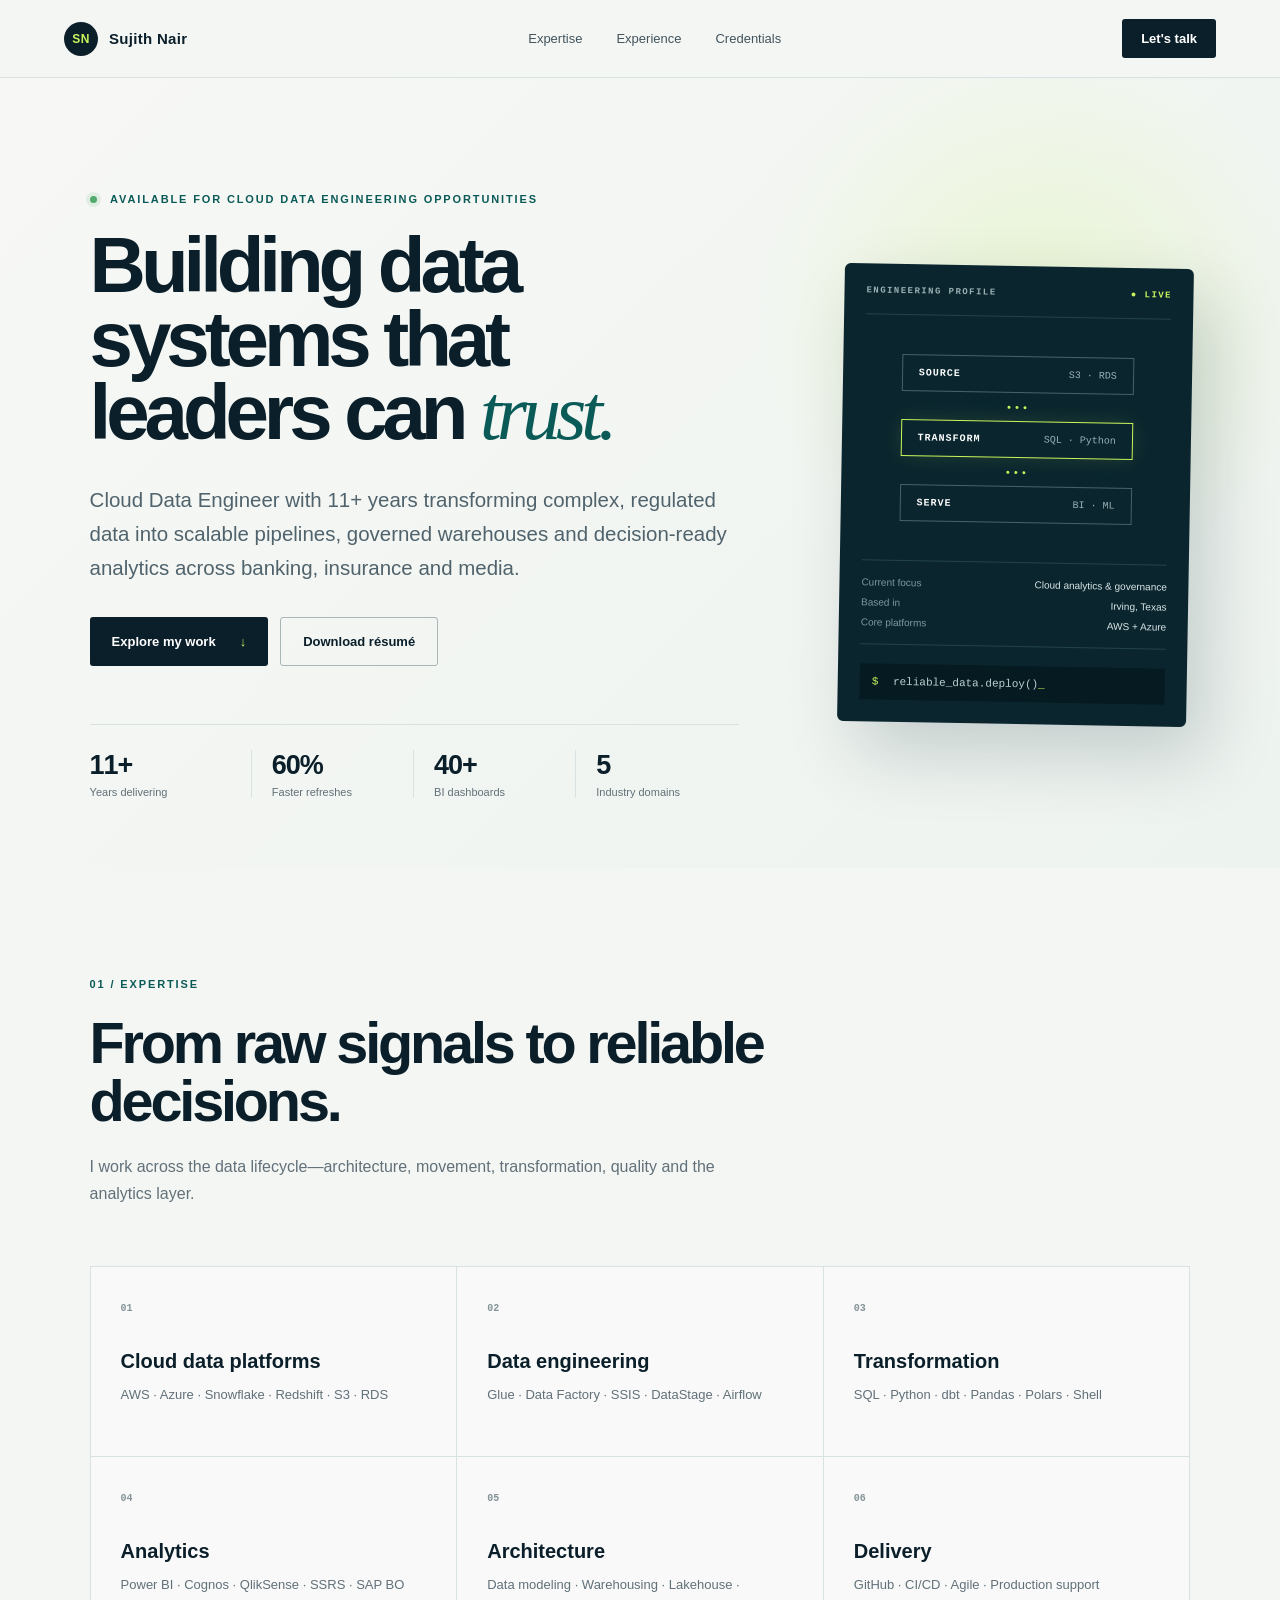
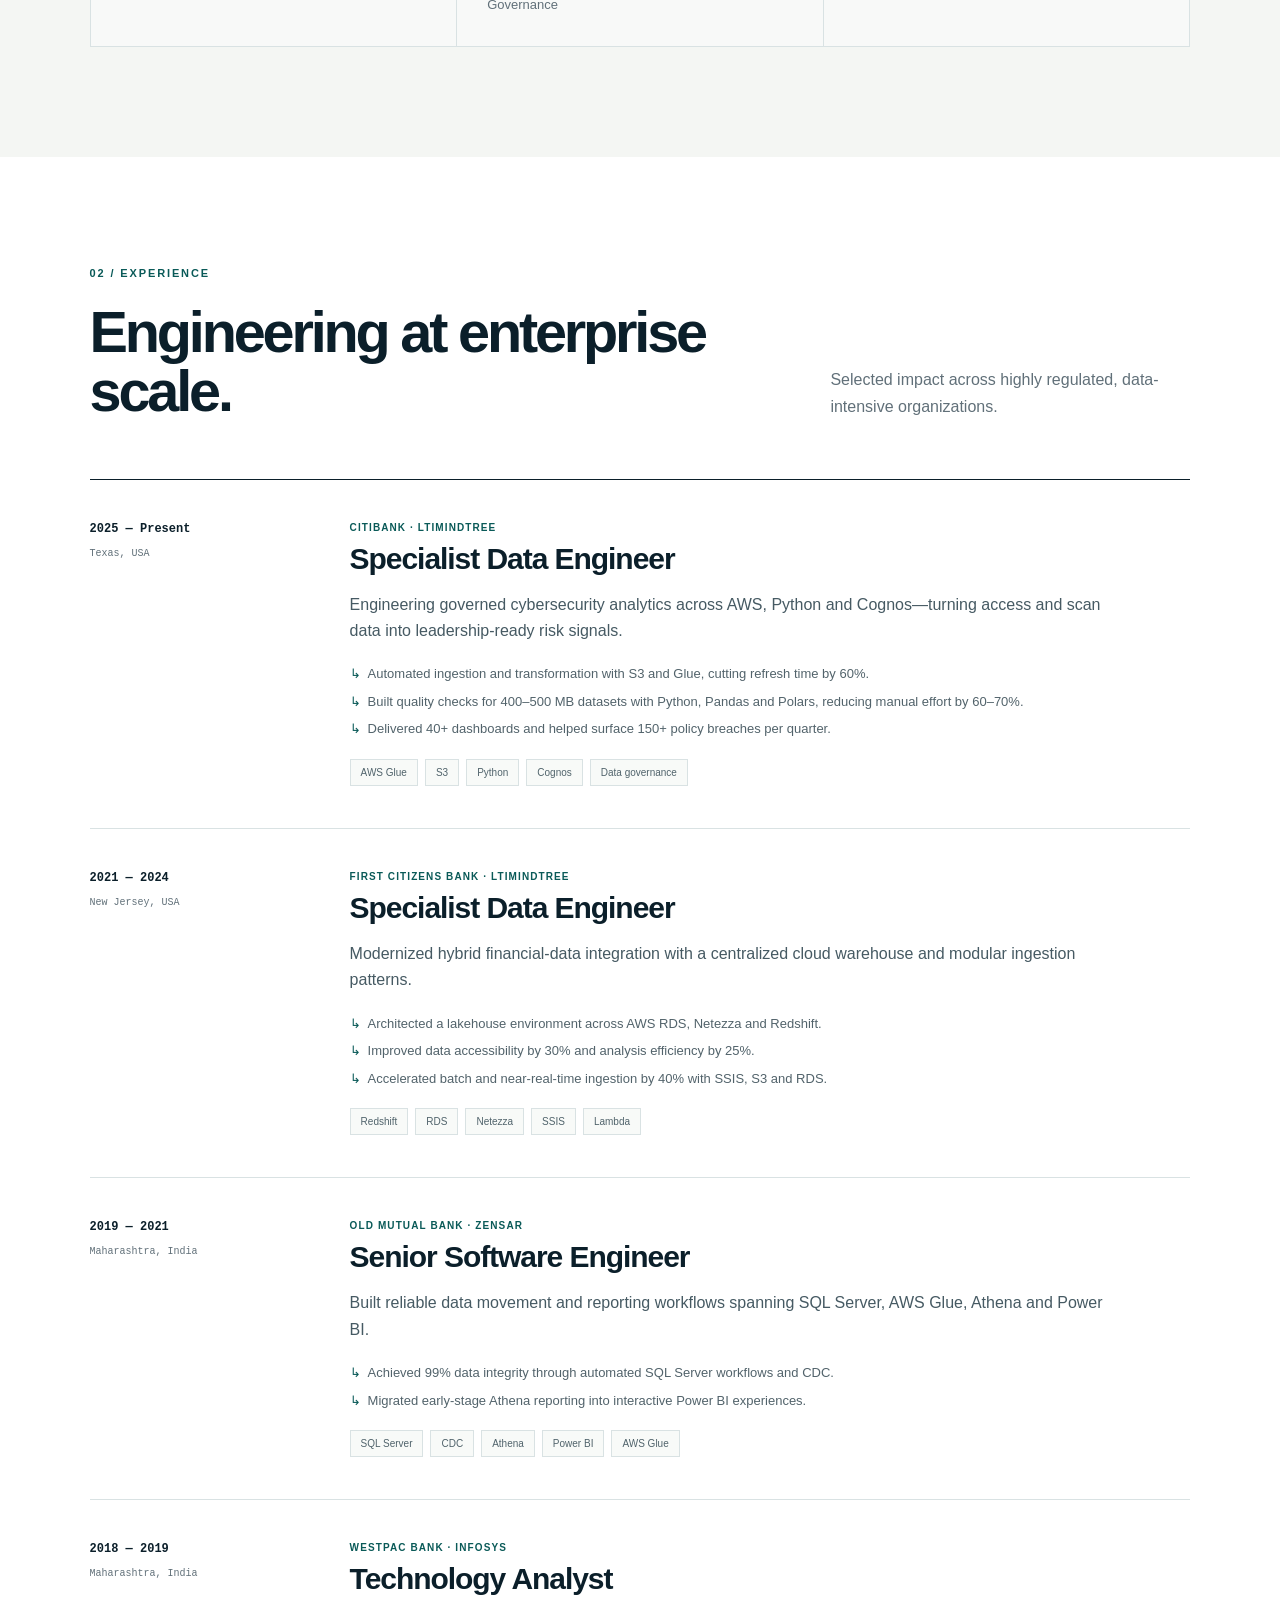
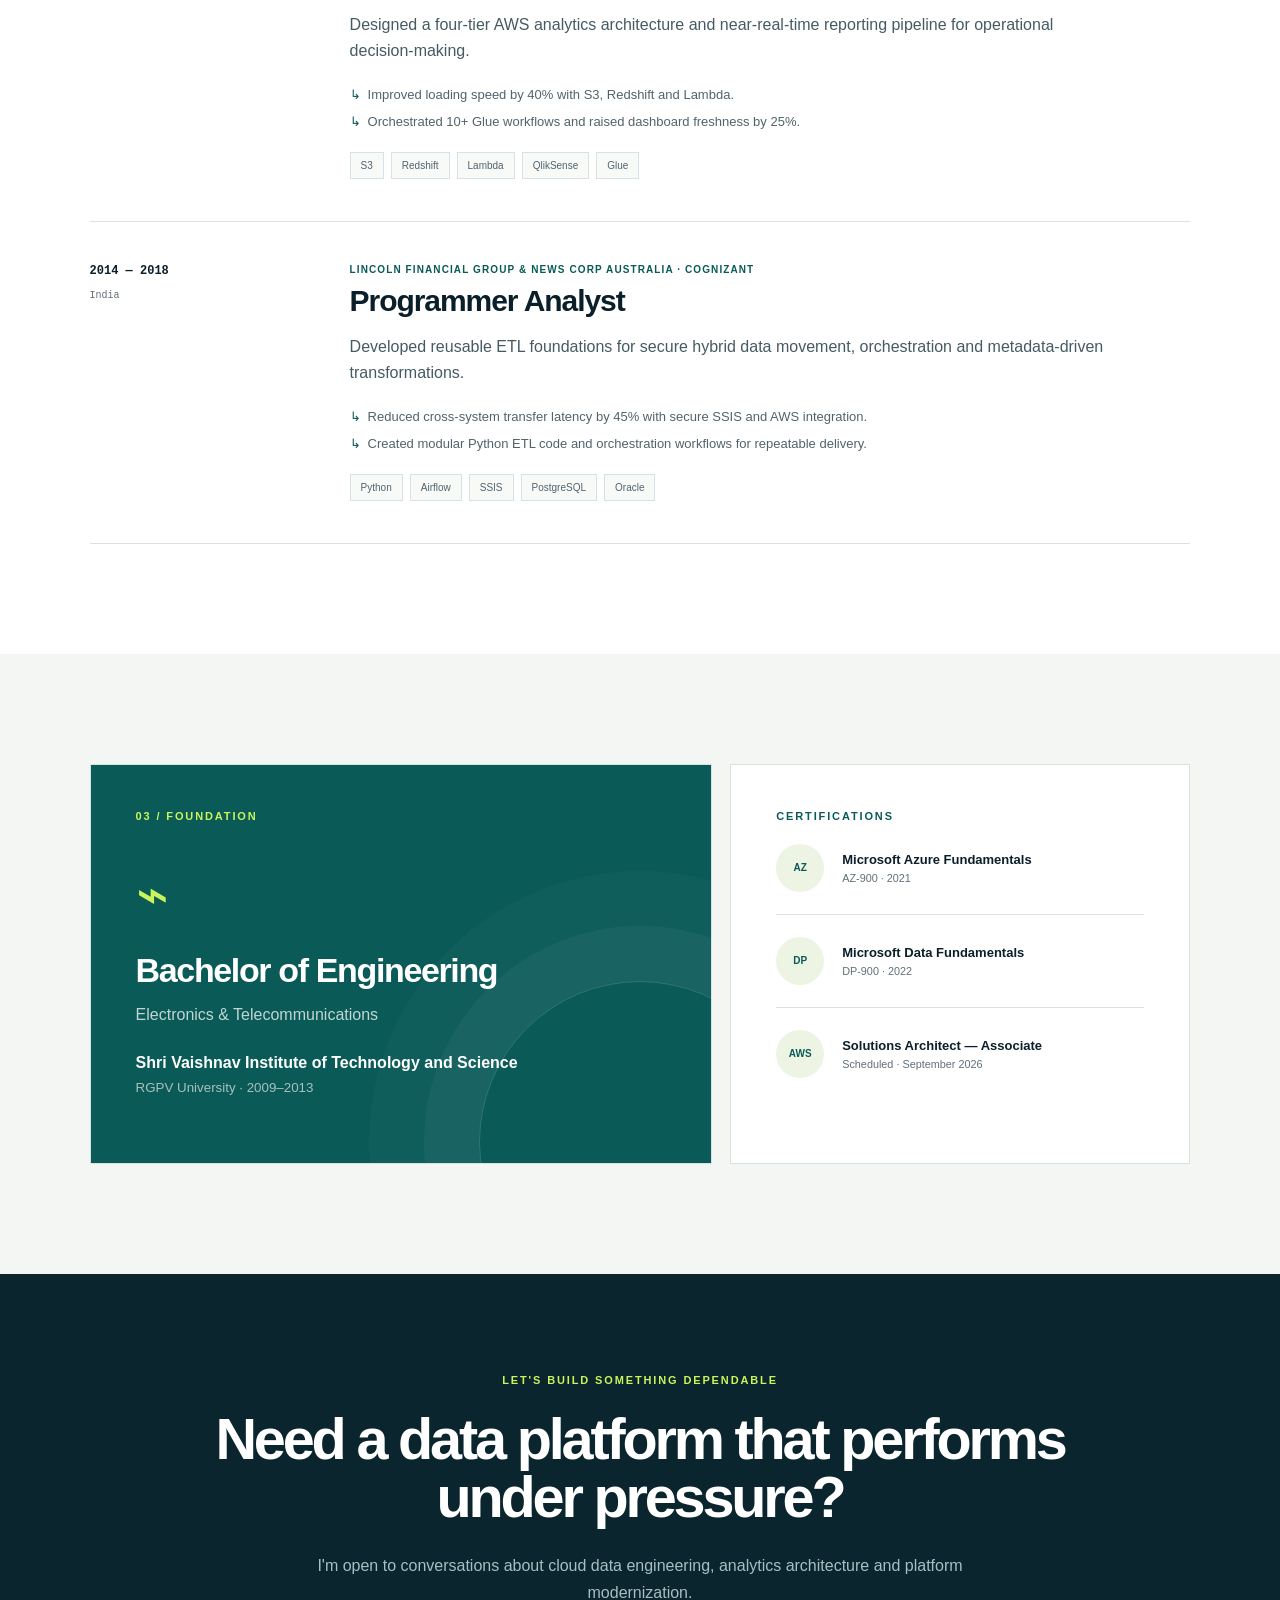
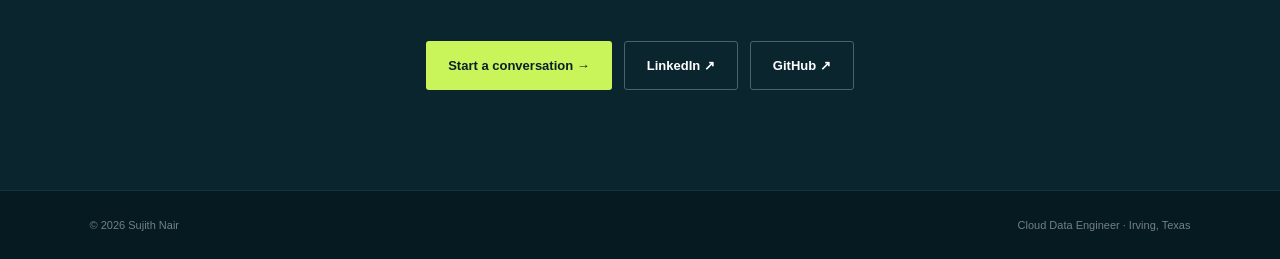
<file: index.html>
<!doctype html>
<html lang="en">
<head>
  <meta charset="utf-8">
  <meta name="viewport" content="width=device-width,initial-scale=1">
  <meta name="description" content="Sujith Nair — Cloud Data Engineer with 11+ years building scalable, governed analytics systems across AWS and Azure.">
  <title>Sujith Nair | Cloud Data Engineer</title>
  <link rel="stylesheet" href="style.css">
</head>
<body><main>
  <header class="site-header">
    <a class="brand" href="#top" aria-label="Sujith Nair, home"><span>SN</span><strong>Sujith Nair</strong></a>
    <nav aria-label="Primary navigation"><a href="#expertise">Expertise</a><a href="#experience">Experience</a><a href="#credentials">Credentials</a></nav>
    <a class="nav-cta" href="mailto:nairsujith.1969@gmail.com">Let's talk</a>
  </header>
  <section class="hero" id="top"><div class="hero-copy">
    <p class="eyebrow"><span class="status-dot"></span> Available for cloud data engineering opportunities</p>
    <h1>Building data systems that leaders can <em>trust.</em></h1>
    <p class="hero-lede">Cloud Data Engineer with 11+ years transforming complex, regulated data into scalable pipelines, governed warehouses and decision-ready analytics across banking, insurance and media.</p>
    <div class="hero-actions"><a class="button primary" href="#experience">Explore my work <span>↓</span></a><a class="button secondary" href="[data-uri]" download>Download résumé</a></div>
    <div class="proof-row" aria-label="Career highlights"><div><strong>11+</strong><span>Years delivering</span></div><div><strong>60%</strong><span>Faster refreshes</span></div><div><strong>40+</strong><span>BI dashboards</span></div><div><strong>5</strong><span>Industry domains</span></div></div>
  </div><aside class="signal-card" aria-label="Engineering profile">
    <div class="signal-top"><span>ENGINEERING PROFILE</span><span class="live">● LIVE</span></div>
    <div class="pipeline-visual" aria-hidden="true"><div class="node source">SOURCE<span>S3 · RDS</span></div><div class="flow"><i></i><i></i><i></i></div><div class="node transform">TRANSFORM<span>SQL · Python</span></div><div class="flow"><i></i><i></i><i></i></div><div class="node serve">SERVE<span>BI · ML</span></div></div>
    <div class="signal-lines"><p><span>Current focus</span><strong>Cloud analytics &amp; governance</strong></p><p><span>Based in</span><strong>Irving, Texas</strong></p><p><span>Core platforms</span><strong>AWS + Azure</strong></p></div>
    <div class="terminal-line"><span>$</span> reliable_data.deploy()<b>_</b></div>
  </aside></section>
  <section class="section expertise" id="expertise"><div class="section-heading"><p class="eyebrow">01 / Expertise</p><h2>From raw signals to reliable decisions.</h2><p>I work across the data lifecycle—architecture, movement, transformation, quality and the analytics layer.</p></div>
    <div class="capability-grid">
      <article><span>01</span><h3>Cloud data platforms</h3><p>AWS · Azure · Snowflake · Redshift · S3 · RDS</p></article>
      <article><span>02</span><h3>Data engineering</h3><p>Glue · Data Factory · SSIS · DataStage · Airflow</p></article>
      <article><span>03</span><h3>Transformation</h3><p>SQL · Python · dbt · Pandas · Polars · Shell</p></article>
      <article><span>04</span><h3>Analytics</h3><p>Power BI · Cognos · QlikSense · SSRS · SAP BO</p></article>
      <article><span>05</span><h3>Architecture</h3><p>Data modeling · Warehousing · Lakehouse · Governance</p></article>
      <article><span>06</span><h3>Delivery</h3><p>GitHub · CI/CD · Agile · Production support</p></article>
    </div>
  </section>
  <section class="section experience" id="experience"><div class="section-heading split"><div><p class="eyebrow">02 / Experience</p><h2>Engineering at enterprise scale.</h2></div><p>Selected impact across highly regulated, data-intensive organizations.</p></div>
    <div class="timeline">
      <article class="job"><div class="job-meta"><span>2025 — Present</span><small>Texas, USA</small></div><div class="job-body"><p class="company">Citibank · LTIMindtree</p><h3>Specialist Data Engineer</h3><p class="job-summary">Engineering governed cybersecurity analytics across AWS, Python and Cognos—turning access and scan data into leadership-ready risk signals.</p><ul><li>Automated ingestion and transformation with S3 and Glue, cutting refresh time by 60%.</li><li>Built quality checks for 400–500 MB datasets with Python, Pandas and Polars, reducing manual effort by 60–70%.</li><li>Delivered 40+ dashboards and helped surface 150+ policy breaches per quarter.</li></ul><div class="tags"><span>AWS Glue</span><span>S3</span><span>Python</span><span>Cognos</span><span>Data governance</span></div></div></article>
      <article class="job"><div class="job-meta"><span>2021 — 2024</span><small>New Jersey, USA</small></div><div class="job-body"><p class="company">First Citizens Bank · LTIMindtree</p><h3>Specialist Data Engineer</h3><p class="job-summary">Modernized hybrid financial-data integration with a centralized cloud warehouse and modular ingestion patterns.</p><ul><li>Architected a lakehouse environment across AWS RDS, Netezza and Redshift.</li><li>Improved data accessibility by 30% and analysis efficiency by 25%.</li><li>Accelerated batch and near-real-time ingestion by 40% with SSIS, S3 and RDS.</li></ul><div class="tags"><span>Redshift</span><span>RDS</span><span>Netezza</span><span>SSIS</span><span>Lambda</span></div></div></article>
      <article class="job"><div class="job-meta"><span>2019 — 2021</span><small>Maharashtra, India</small></div><div class="job-body"><p class="company">Old Mutual Bank · Zensar</p><h3>Senior Software Engineer</h3><p class="job-summary">Built reliable data movement and reporting workflows spanning SQL Server, AWS Glue, Athena and Power BI.</p><ul><li>Achieved 99% data integrity through automated SQL Server workflows and CDC.</li><li>Migrated early-stage Athena reporting into interactive Power BI experiences.</li></ul><div class="tags"><span>SQL Server</span><span>CDC</span><span>Athena</span><span>Power BI</span><span>AWS Glue</span></div></div></article>
      <article class="job"><div class="job-meta"><span>2018 — 2019</span><small>Maharashtra, India</small></div><div class="job-body"><p class="company">Westpac Bank · Infosys</p><h3>Technology Analyst</h3><p class="job-summary">Designed a four-tier AWS analytics architecture and near-real-time reporting pipeline for operational decision-making.</p><ul><li>Improved loading speed by 40% with S3, Redshift and Lambda.</li><li>Orchestrated 10+ Glue workflows and raised dashboard freshness by 25%.</li></ul><div class="tags"><span>S3</span><span>Redshift</span><span>Lambda</span><span>QlikSense</span><span>Glue</span></div></div></article>
      <article class="job"><div class="job-meta"><span>2014 — 2018</span><small>India</small></div><div class="job-body"><p class="company">Lincoln Financial Group &amp; News Corp Australia · Cognizant</p><h3>Programmer Analyst</h3><p class="job-summary">Developed reusable ETL foundations for secure hybrid data movement, orchestration and metadata-driven transformations.</p><ul><li>Reduced cross-system transfer latency by 45% with secure SSIS and AWS integration.</li><li>Created modular Python ETL code and orchestration workflows for repeatable delivery.</li></ul><div class="tags"><span>Python</span><span>Airflow</span><span>SSIS</span><span>PostgreSQL</span><span>Oracle</span></div></div></article>
    </div>
  </section>
  <section class="section credentials" id="credentials"><div class="credential-card education-card"><p class="eyebrow">03 / Foundation</p><span class="card-icon">⌁</span><h2>Bachelor of Engineering</h2><p>Electronics &amp; Telecommunications</p><strong>Shri Vaishnav Institute of Technology and Science</strong><small>RGPV University · 2009–2013</small></div>
    <div class="credential-card cert-card"><p class="eyebrow">Certifications</p><div><span>AZ</span><p><strong>Microsoft Azure Fundamentals</strong><small>AZ-900 · 2021</small></p></div><div><span>DP</span><p><strong>Microsoft Data Fundamentals</strong><small>DP-900 · 2022</small></p></div><div><span>AWS</span><p><strong>Solutions Architect — Associate</strong><small>Scheduled · September 2026</small></p></div></div>
  </section>
  <section class="contact"><p class="eyebrow">Let's build something dependable</p><h2>Need a data platform that performs under pressure?</h2><p>I'm open to conversations about cloud data engineering, analytics architecture and platform modernization.</p><div class="hero-actions"><a class="button light" href="mailto:nairsujith.1969@gmail.com">Start a conversation →</a><a class="button outline" href="https://www.linkedin.com/in/sujith-nair-data-engineer/" target="_blank" rel="noreferrer">LinkedIn ↗</a><a class="button outline" href="https://github.com/zorick6800" target="_blank" rel="noreferrer">GitHub ↗</a></div></section>
  <footer><span>© 2026 Sujith Nair</span><span>Cloud Data Engineer · Irving, Texas</span></footer>
</main></body></html>
</file>
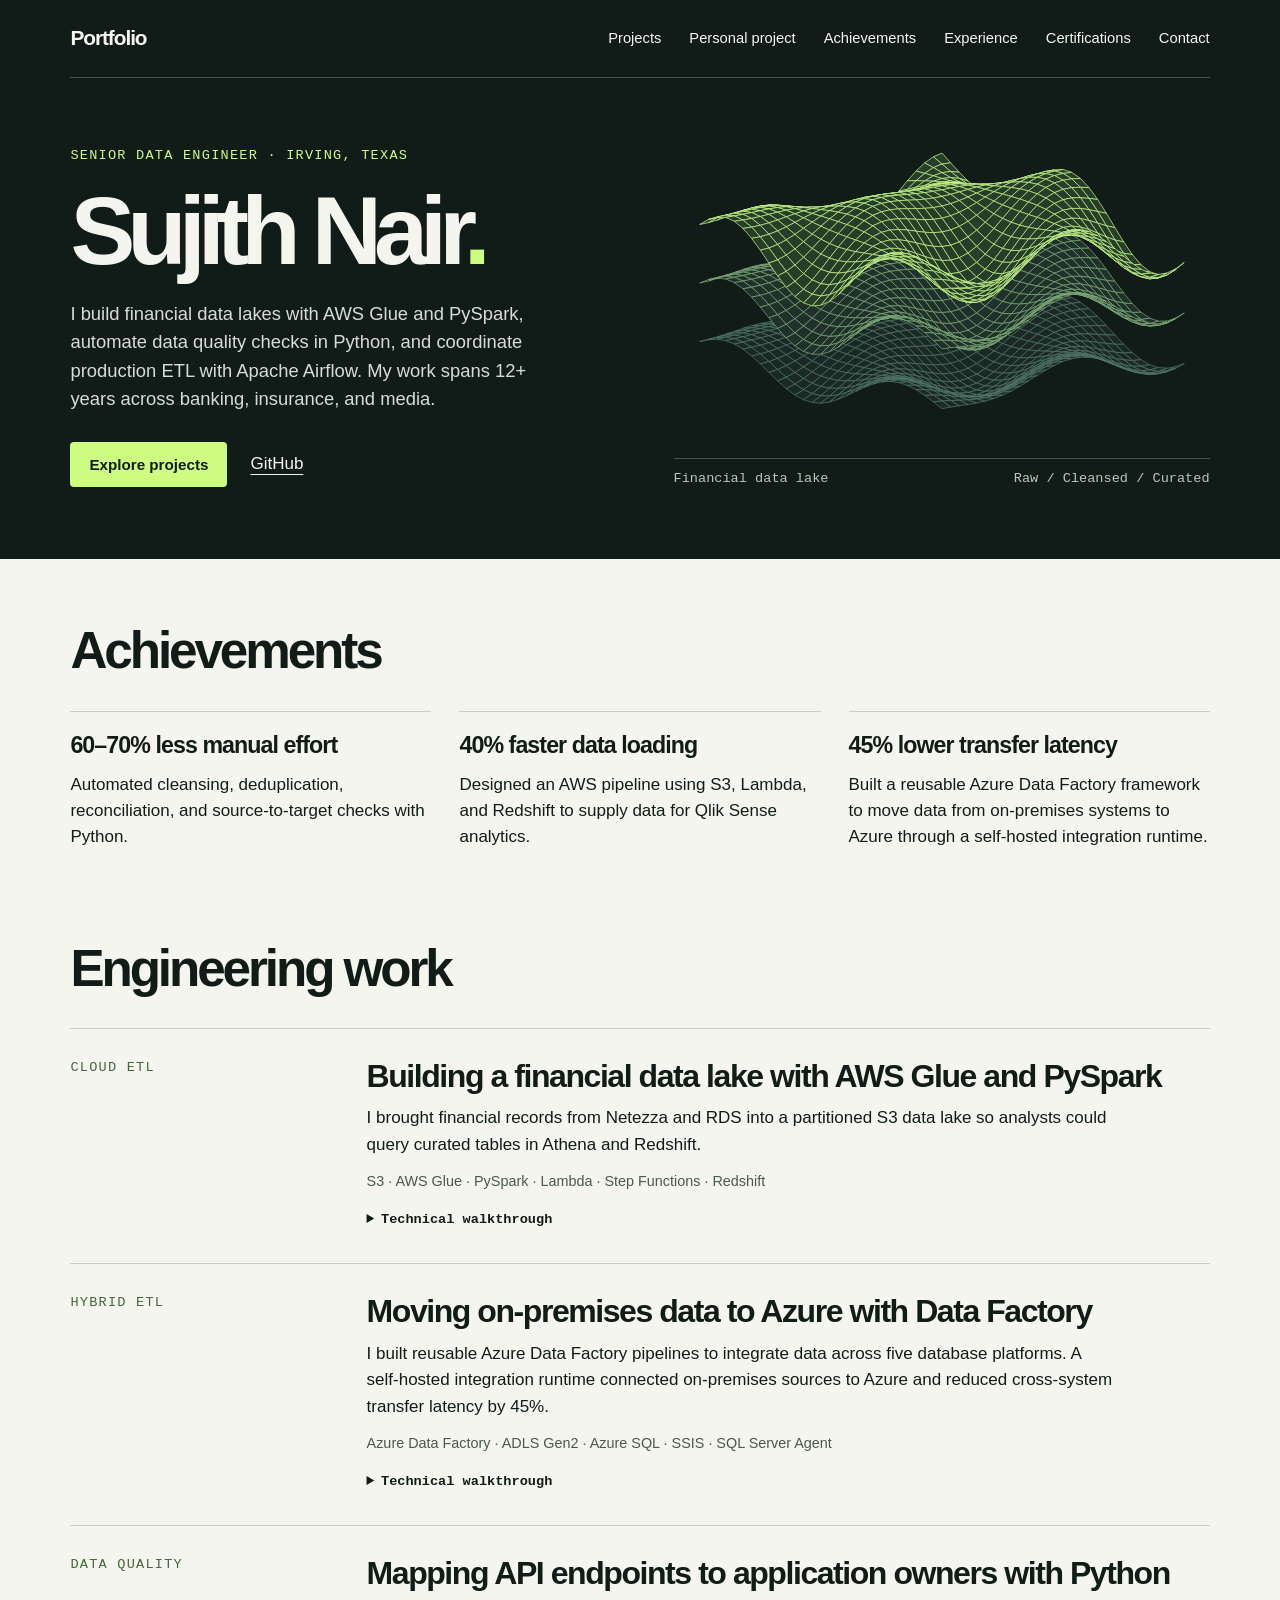
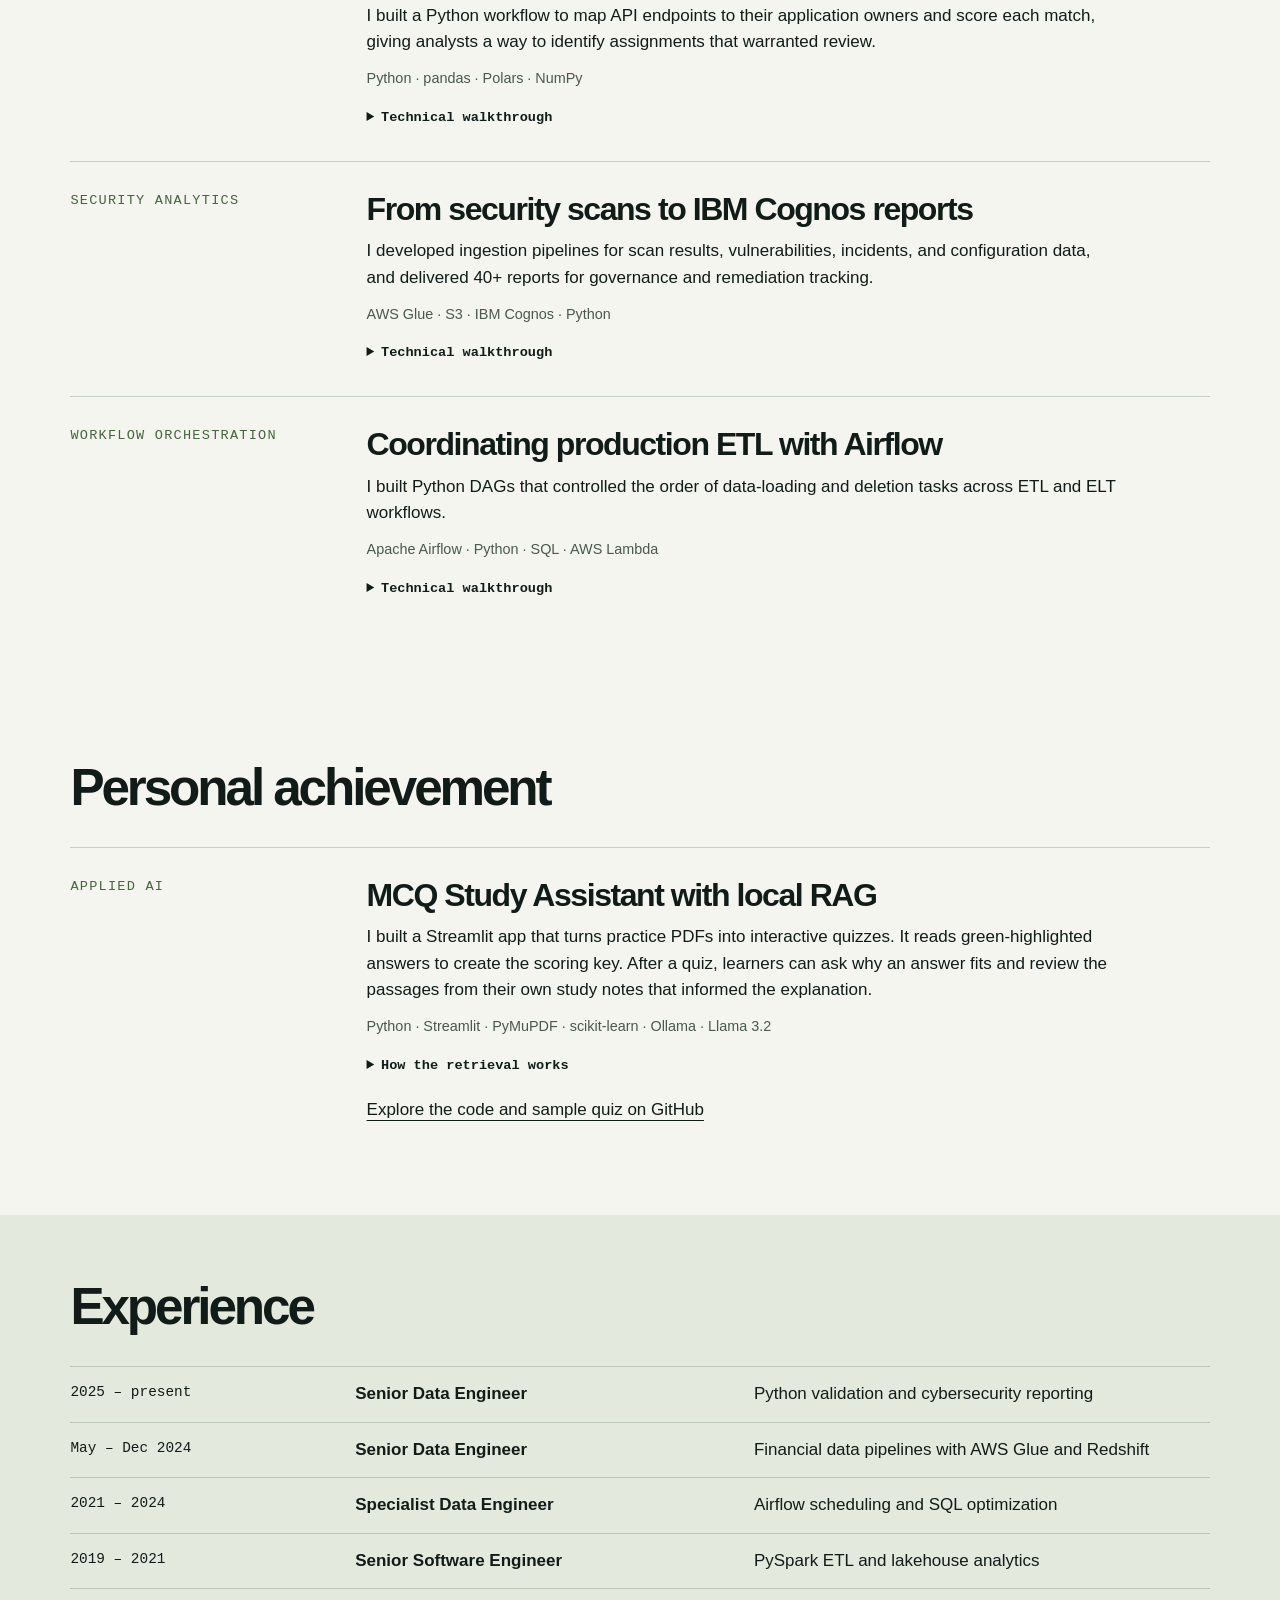
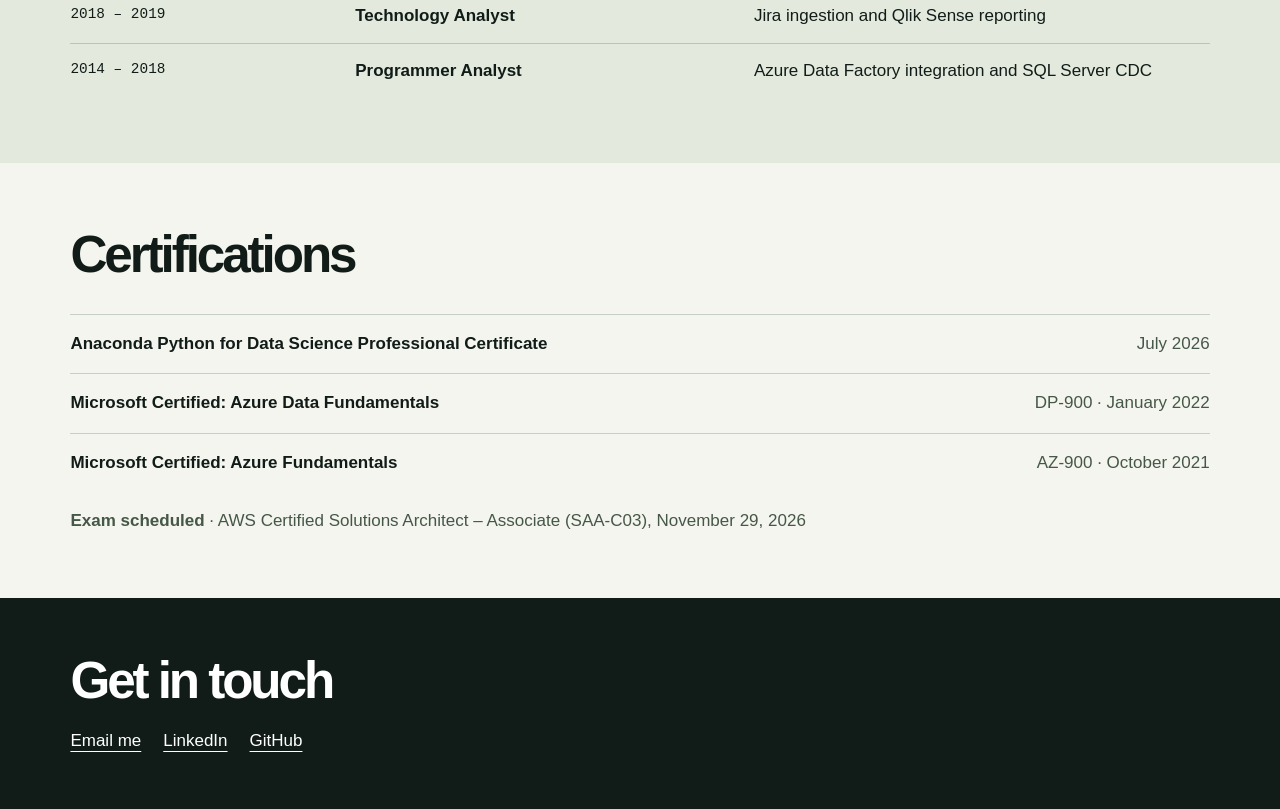
<file: portfolio/index.html>
<!doctype html><html lang="en"><head><meta charset="utf-8"><meta name="viewport" content="width=device-width, initial-scale=1"><title>Sujith Nair — Senior Data Engineer</title><meta name="description" content="Explore Sujith Nair’s work in financial data lakes, cybersecurity data quality, and production ETL."><style>
:root{--ink:#111c19;--green:#cefc80;--line:#c8cfc6;--paper:#f4f5ee}*{box-sizing:border-box}html{scroll-behavior:smooth}body{margin:0;background:var(--paper);color:var(--ink);font:17px/1.55 'Inter',Arial,sans-serif}a{color:inherit;text-underline-offset:5px}header,.hero{background:var(--ink);color:var(--paper)}.wrap{width:min(1220px,89%);margin:auto}nav{min-height:78px;display:flex;align-items:center;justify-content:space-between;gap:20px;border-bottom:1px solid #44524a}nav a{text-decoration:none}.brand{font-weight:bold;letter-spacing:-.05em;font-size:1.3rem}.links{display:flex;gap:28px;font-size:.92rem}.links a:hover,footer a:hover{color:var(--green)}.hero .wrap{display:grid;grid-template-columns:1.04fr 1fr;align-items:center;padding:65px 0 70px;gap:4%}.meta,.tag,figcaption,summary{font: .85rem/1.55 'IBM Plex Mono',monospace}.meta,.tag{text-transform:uppercase;letter-spacing:.09em}.hero .meta{color:var(--green)}h1,h2,h3,p,figure{margin:0}h1{font-size:clamp(4rem,7.6vw,7rem);line-height:1;letter-spacing:-.082em;margin:16px 0 20px}h1 span{color:var(--green)}.intro{color:#d7ddd6;max-width:485px;font-size:1.15rem}.actions{display:flex;align-items:center;gap:23px;margin-top:28px}.btn{padding:11px 19px;background:var(--green);color:var(--ink);text-decoration:none;font-size:.95rem;font-weight:bold;border-radius:4px}.btn:hover{background:white}figure{min-width:0}canvas{width:100%;aspect-ratio:1.7;display:block}figcaption{border-top:1px solid #48554c;color:#bbc6ba;padding-top:9px;display:flex;justify-content:space-between;gap:12px}.section{padding:64px 0}h2{font-size:clamp(2.4rem,4vw,3.8rem);line-height:1.1;letter-spacing:-.06em;margin:0 0 31px}.project{border-top:1px solid var(--line);padding:28px 0;display:grid;grid-template-columns:22% 1fr;gap:4%}.tag{color:#46643e}.project h3{font-size:clamp(1.5rem,2.5vw,2.1rem);letter-spacing:-.045em;line-height:1.2;margin-bottom:10px}.project p{max-width:750px}.tech{font-size:.9rem;color:#4a594c;margin:12px 0}summary{cursor:pointer;width:fit-content;font-weight:bold;padding:5px 0}.more{border-left:2px solid #7aa64d;padding:5px 16px;margin-top:10px}.more p+p{margin-top:10px}.career{background:#e3e9dc}.role{display:grid;grid-template-columns:22% 32% 1fr;gap:3%;border-top:1px solid #b9c5b5;padding:14px 0}.role time{font: .9rem/1.6 monospace}footer{background:var(--ink);color:white;padding:55px 0}footer h2{margin-bottom:18px}footer a{margin-right:22px}a:focus-visible,summary:focus-visible{outline:3px solid #699f36;outline-offset:4px}@media(max-width:730px){.hero .wrap{grid-template-columns:1fr;padding:40px 0 30px}.hero figure{margin:22px auto 0;width:min(100%,390px)}.section{padding:40px 0}.project{grid-template-columns:1fr;gap:10px}.role{grid-template-columns:1fr 1.6fr;gap:4px}.role span{grid-column:2}.links{gap:13px}.brand{font-size:1.1rem}nav{min-height:64px}.intro{font-size:1.05rem}h1{font-size:clamp(3.8rem,14vw,5rem)}.actions{margin-top:20px}}@media(prefers-reduced-motion:reduce){html{scroll-behavior:auto}}
.impact{display:grid;grid-template-columns:repeat(auto-fit,minmax(min(100%,230px),1fr));gap:28px;margin:0}.impact div,.credentials li{border-top:1px solid var(--line);padding:16px 0}.impact dt{font-size:1.45rem;font-weight:700;letter-spacing:-.04em}.impact dd{margin:8px 0 0}.credentials{list-style:none;margin:0;padding:0}.credentials li{display:flex;justify-content:space-between;gap:14px;flex-wrap:wrap}.credentials span,.planned{color:#455747}.planned{margin-top:16px}.links{flex-wrap:wrap}@media(max-width:850px){nav{align-items:flex-start;flex-direction:column;gap:6px;padding:12px 0}.links{gap:4px 16px}}#achievements{padding-bottom:10px}</style></head><body><header><nav class="wrap" aria-label="Main navigation"><a class="brand" href="#top">Portfolio</a><div class="links"><a href="#work">Projects</a><a href="#personal">Personal project</a><a href="#achievements">Achievements</a><a href="#experience">Experience</a><a href="#certifications">Certifications</a><a href="#contact">Contact</a></div></nav></header>
<main id="top"><section class="hero"><div class="wrap"><div><p class="meta">Senior Data Engineer · Irving, Texas</p><h1>Sujith Nair<span>.</span></h1><p class="intro">I build financial data lakes with AWS Glue and PySpark, automate data quality checks in Python, and coordinate production ETL with Apache Airflow. My work spans 12+ years across banking, insurance, and media.</p><div class="actions"><a class="btn" href="#work">Explore projects</a><a href="https://github.com/zorick6800">GitHub</a></div></div><figure><canvas id="terrain" aria-hidden="true"></canvas><figcaption><span>Financial data lake</span><span>Raw / Cleansed / Curated</span></figcaption></figure></div></section>
<section class="wrap section" id="achievements"><h2>Achievements</h2><dl class="impact"><div><dt>60–70% less manual effort</dt><dd>Automated cleansing, deduplication, reconciliation, and source-to-target checks with Python.</dd></div><div><dt>40% faster data loading</dt><dd>Designed an AWS pipeline using S3, Lambda, and Redshift to supply data for Qlik Sense analytics.</dd></div><div><dt>45% lower transfer latency</dt><dd>Built a reusable Azure Data Factory framework to move data from on-premises systems to Azure through a self-hosted integration runtime.</dd></div></dl></section><section class="wrap section" id="work"><h2>Engineering work</h2>
<article class="project"><div class="tag">Cloud ETL</div><div><h3>Building a financial data lake with AWS Glue and PySpark</h3><p>I brought financial records from Netezza and RDS into a partitioned S3 data lake so analysts could query curated tables in Athena and Redshift.</p><div class="tech">S3 · AWS Glue · PySpark · Lambda · Step Functions · Redshift</div><details><summary>Technical walkthrough</summary><div class="more"><p>EventBridge triggered Python extracts into the raw layer. Glue jobs deduplicated records, cast fields to consistent types, and wrote Snappy-compressed Parquet. Step Functions ran the JSON reference-data conversion alongside those jobs and handled retries.</p><p>Before publication, a Lambda function checked row counts, null thresholds, schema, and freshness. A failed check stopped the load and sent an SNS alert.</p></div></details></div></article><article class="project"><div class="tag">Hybrid ETL</div><div><h3>Moving on-premises data to Azure with Data Factory</h3><p>I built reusable Azure Data Factory pipelines to integrate data across five database platforms. A self-hosted integration runtime connected on-premises sources to Azure and reduced cross-system transfer latency by 45%.</p><div class="tech">Azure Data Factory · ADLS Gen2 · Azure SQL · SSIS · SQL Server Agent</div><details><summary>Technical walkthrough</summary><div class="more"><p>For scheduled ingestion, I used Data Factory triggers to load SQL Server, Oracle, and flat-file extracts into Azure SQL Managed Instance. Parameterized pipelines let me reuse the same loading logic with different source-to-target mappings.</p><p>For daily archives, I used SQL Server Agent and change data capture to process incremental changes. I centralized pipeline errors in Azure Monitor and Log Analytics and automated the audit trail so each run could be traced.</p></div></details></div></article><article class="project"><div class="tag">Data quality</div><div><h3>Mapping API endpoints to application owners with Python</h3><p>I built a Python workflow to map API endpoints to their application owners and score each match, giving analysts a way to identify assignments that warranted review.</p><div class="tech">Python · pandas · Polars · NumPy</div><details><summary>Technical walkthrough</summary><div class="more"><p>I normalized endpoint paths and used dictionary lookups and hierarchical prefix matching to associate related routes with an owner. The workflow recorded a confidence score alongside the assignment.</p><p>Across the broader data quality workflow, automating cleansing, deduplication, reconciliation, and source-to-target validation reduced manual effort by 60–70%.</p></div></details></div></article><article class="project"><div class="tag">Security analytics</div><div><h3>From security scans to IBM Cognos reports</h3><p>I developed ingestion pipelines for scan results, vulnerabilities, incidents, and configuration data, and delivered 40+ reports for governance and remediation tracking.</p><div class="tech">AWS Glue · S3 · IBM Cognos · Python</div><details><summary>Technical walkthrough</summary><div class="more"><p>Glue transformed incoming cybersecurity records in S3. Reusable Python routines handled schema mapping across source files.</p><p>The reporting covered vulnerability, incident, configuration, and KPI trends, giving governance teams a way to follow remediation over time.</p></div></details></div></article><article class="project"><div class="tag">Workflow orchestration</div><div><h3>Coordinating production ETL with Airflow</h3><p>I built Python DAGs that controlled the order of data-loading and deletion tasks across ETL and ELT workflows.</p><div class="tech">Apache Airflow · Python · SQL · AWS Lambda</div><details><summary>Technical walkthrough</summary><div class="more"><p>The master DAGs made dependencies explicit so operations ran in the required order on repeat executions. S3 and Lambda also supported event-driven ingestion for downstream workflows.</p><p>My production work included diagnosing pipeline failures and tuning SQL across AWS and on-premises systems. I resolved 150+ integration issues affecting data availability and reporting accuracy.</p></div></details></div></article></section><section class="wrap section" id="personal"><h2>Personal achievement</h2><article class="project"><div class="tag">Applied AI</div><div><h3>MCQ Study Assistant with local RAG</h3><p>I built a Streamlit app that turns practice PDFs into interactive quizzes. It reads green-highlighted answers to create the scoring key. After a quiz, learners can ask why an answer fits and review the passages from their own study notes that informed the explanation.</p><div class="tech">Python · Streamlit · PyMuPDF · scikit-learn · Ollama · Llama 3.2</div><details><summary>How the retrieval works</summary><div class="more"><p>I split study documents into passages, retained their filenames and page references, and used TF-IDF to retrieve text relevant to each question. A local Llama model generates an explanation. The app checks its citations and quotations against the retrieved passages.</p><p>I exercised the quiz workflow with a 40-question bank. In a separate document-processing example, a 54-page study PDF yielded 106 searchable passages.</p></div></details><p style="margin-top:16px"><a href="https://github.com/zorick6800/mcq-rag-study-assistant">Explore the code and sample quiz on GitHub</a></p></div></article></section><section class="career" id="experience"><div class="wrap section"><h2>Experience</h2><div class="role"><time>2025 – present</time><strong>Senior Data Engineer</strong><span>Python validation and cybersecurity reporting</span></div><div class="role"><time>May – Dec 2024</time><strong>Senior Data Engineer</strong><span>Financial data pipelines with AWS Glue and Redshift</span></div><div class="role"><time>2021 – 2024</time><strong>Specialist Data Engineer</strong><span>Airflow scheduling and SQL optimization</span></div><div class="role"><time>2019 – 2021</time><strong>Senior Software Engineer</strong><span>PySpark ETL and lakehouse analytics</span></div><div class="role"><time>2018 – 2019</time><strong>Technology Analyst</strong><span>Jira ingestion and Qlik Sense reporting</span></div><div class="role"><time>2014 – 2018</time><strong>Programmer Analyst</strong><span>Azure Data Factory integration and SQL Server CDC</span></div></div></section><section class="wrap section" id="certifications"><h2>Certifications</h2><ul class="credentials"><li><strong>Anaconda Python for Data Science Professional Certificate</strong><span>July 2026</span></li><li><strong>Microsoft Certified: Azure Data Fundamentals</strong><span>DP-900 · January 2022</span></li><li><strong>Microsoft Certified: Azure Fundamentals</strong><span>AZ-900 · October 2021</span></li></ul><p class="planned"><strong>Exam scheduled</strong> · AWS Certified Solutions Architect – Associate (SAA-C03), November 29, 2026</p></section></main><footer id="contact"><div class="wrap"><h2>Get in touch</h2><a href="mailto:nairsujith.1969@gmail.com">Email me</a><a href="https://www.linkedin.com/in/sujith-nair-data-engineer/">LinkedIn</a><a href="https://github.com/zorick6800">GitHub</a></div></footer><script>
// Draw three sampled surfaces as an abstract illustration of the lake layers.
const canvas=document.querySelector('canvas'),ctx=canvas.getContext('2d');
function draw(){const w=canvas.clientWidth,h=canvas.clientHeight,d=window.devicePixelRatio||1;canvas.width=w*d;canvas.height=h*d;ctx.scale(w*d/500,h*d/295);
function point(x,y,k){let wave=20*Math.sin(x*4+y*1.5)+12*Math.cos(y*5-x*2)+14*Math.sin(x*5-y*4);return [250+(x-y)*113,85+(x+y)*33+k*53+wave*(1-k*.21)]}
for(let k=2;k>=0;k--){let n=28;for(let i=0;i<n;i++)for(let j=0;j<n;j++){let x=i*2/n-1,y=j*2/n-1,t=2/n;let pts=[[x,y],[x+t,y],[x+t,y+t],[x,y+t]].map(([a,b])=>point(a,b,k));ctx.beginPath();pts.forEach(([a,b],m)=>m?ctx.lineTo(a,b):ctx.moveTo(a,b));ctx.closePath();ctx.fillStyle=['#263d29','#20302a','#1b2926'][k];ctx.fill();ctx.strokeStyle=['#c9fa8b','#80ad7a','#53776a'][k];ctx.lineWidth=.67;ctx.stroke()}}}new ResizeObserver(draw).observe(canvas);
</script></body></html>
</file>
<file: style.css>
:root{--ink:#0b1f2a;--muted:#617079;--line:#d9e2e3;--paper:#f4f6f3;--lime:#c9f55b;--teal:#0a5a58;--navy:#0a252e}*{box-sizing:border-box}html{scroll-behavior:smooth}body{margin:0;background:var(--paper);color:var(--ink);font-family:Arial,Helvetica,sans-serif}a{color:inherit;text-decoration:none}.site-header{height:78px;padding:0 clamp(22px,5vw,76px);display:flex;align-items:center;justify-content:space-between;border-bottom:1px solid var(--line);background:rgba(244,246,243,.92);backdrop-filter:blur(14px);position:sticky;top:0;z-index:10}.brand{display:flex;align-items:center;gap:11px;font-size:15px;letter-spacing:.02em}.brand span{width:34px;height:34px;display:grid;place-items:center;background:var(--ink);color:var(--lime);border-radius:50%;font-size:12px;font-weight:800}nav{display:flex;gap:34px;font-size:13px;color:#42545d}nav a:hover{color:var(--teal)}.nav-cta{background:var(--ink);color:white;padding:12px 19px;border-radius:3px;font-size:13px;font-weight:700}
.hero{min-height:720px;padding:clamp(70px,9vw,125px) clamp(22px,7vw,110px) 70px;display:grid;grid-template-columns:minmax(0,1.3fr) minmax(330px,.7fr);gap:clamp(50px,8vw,120px);align-items:center;background:radial-gradient(circle at 81% 30%,rgba(201,245,91,.20),transparent 24%),linear-gradient(135deg,#f7f8f5 0%,#edf3ef 100%)}.eyebrow{font-size:11px!important;letter-spacing:.17em;text-transform:uppercase;font-weight:800;color:var(--teal)!important;margin:0 0 24px}.status-dot{display:inline-block;width:7px;height:7px;border-radius:50%;background:#51a96b;margin-right:9px;box-shadow:0 0 0 4px rgba(81,169,107,.13)}h1{font-size:clamp(54px,6.1vw,93px);line-height:.94;letter-spacing:-.065em;max-width:850px;margin:0;font-weight:650}h1 em{color:var(--teal);font-family:Georgia,serif;font-weight:400}.hero-lede{max-width:700px;font-size:clamp(17px,1.6vw,21px);line-height:1.65;color:#50636c;margin:34px 0 32px}.hero-actions{display:flex;gap:12px;flex-wrap:wrap}.button{display:inline-flex;align-items:center;justify-content:center;padding:16px 22px;font-size:13px;font-weight:800;border-radius:3px;transition:transform .2s,background .2s}.button:hover{transform:translateY(-2px)}.button.primary{background:var(--ink);color:white;gap:24px}.button.primary span{color:var(--lime)}.button.secondary{border:1px solid #a9b5b7}.proof-row{display:grid;grid-template-columns:repeat(4,1fr);max-width:690px;border-top:1px solid var(--line);margin-top:58px;padding-top:25px}.proof-row div{display:flex;flex-direction:column;border-right:1px solid var(--line);padding:0 20px}.proof-row div:first-child{padding-left:0}.proof-row div:last-child{border:0}.proof-row strong{font-size:27px;letter-spacing:-.04em}.proof-row span{color:var(--muted);font-size:11px;margin-top:5px}
.signal-card{background:var(--navy);color:white;padding:22px;border-radius:6px;box-shadow:20px 30px 70px rgba(7,35,43,.18);transform:rotate(1deg)}.signal-top{display:flex;justify-content:space-between;color:#99afb3;font:700 9px ui-monospace,monospace;letter-spacing:.16em;padding-bottom:18px;border-bottom:1px solid #23434b}.signal-top .live{color:var(--lime)}.pipeline-visual{min-height:245px;display:flex;flex-direction:column;align-items:center;justify-content:center}.node{width:76%;border:1px solid #45636b;padding:12px 16px;font:700 10px ui-monospace,monospace;letter-spacing:.1em;display:flex;justify-content:space-between}.node span{color:#9bb0b5;letter-spacing:0;font-weight:400}.node.transform{border-color:var(--lime);box-shadow:0 0 22px rgba(201,245,91,.12)}.flow{height:28px;display:flex;align-items:center;gap:5px}.flow i{display:block;width:3px;height:3px;border-radius:50%;background:var(--lime)}.signal-lines{border-top:1px solid #23434b;border-bottom:1px solid #23434b;padding:7px 0}.signal-lines p{display:flex;justify-content:space-between;font-size:10px;margin:9px 0}.signal-lines span{color:#7e989f}.signal-lines strong{color:#d9e6e7;font-weight:500}.terminal-line{margin-top:19px;background:#061a21;padding:12px;font:11px ui-monospace,monospace;color:#b9d3d0}.terminal-line span{color:var(--lime);margin-right:8px}.terminal-line b{animation:blink 1s infinite;color:var(--lime)}@keyframes blink{50%{opacity:0}}
.section{padding:110px clamp(22px,7vw,110px)}.section-heading{max-width:680px;margin-bottom:58px}.section-heading h2,.contact h2{font-size:clamp(38px,4.5vw,66px);line-height:1.02;letter-spacing:-.055em;margin:0}.section-heading>p:not(.eyebrow),.section-heading.split>p{color:var(--muted);font-size:16px;line-height:1.7;margin-top:22px}.capability-grid{display:grid;grid-template-columns:repeat(3,1fr);border-top:1px solid var(--line);border-left:1px solid var(--line)}.capability-grid article{padding:30px;min-height:190px;border-right:1px solid var(--line);border-bottom:1px solid var(--line);background:rgba(255,255,255,.35)}.capability-grid article>span{font:700 10px ui-monospace,monospace;color:#849398}.capability-grid h3{font-size:20px;margin:35px 0 12px}.capability-grid p{color:var(--muted);font-size:13px;line-height:1.6;margin:0}.experience{background:#fff}.section-heading.split{max-width:none;display:flex;justify-content:space-between;align-items:end}.section-heading.split>p{max-width:360px;margin:0}.timeline{border-top:1px solid var(--ink)}.job{display:grid;grid-template-columns:260px 1fr;padding:42px 0;border-bottom:1px solid var(--line)}.job-meta{display:flex;flex-direction:column;gap:12px;font:700 12px ui-monospace,monospace}.job-meta small{color:var(--muted);font-weight:400}.job-body{max-width:900px}.company{color:var(--teal);text-transform:uppercase;letter-spacing:.11em;font-size:10px;font-weight:800;margin:0 0 9px}.job h3{font-size:30px;letter-spacing:-.035em;margin:0 0 15px}.job-summary{color:#465a63;line-height:1.65;font-size:16px;max-width:760px}.job ul{padding:0;list-style:none;display:grid;gap:8px;margin:20px 0}.job li{color:#52636b;font-size:13px;padding-left:18px;position:relative;line-height:1.5}.job li:before{content:"↳";color:var(--teal);position:absolute;left:0}.tags{display:flex;flex-wrap:wrap;gap:7px}.tags span{border:1px solid var(--line);padding:7px 10px;font-size:10px;color:#50636b;background:#f8faf8}
.credentials{display:grid;grid-template-columns:1.15fr .85fr;gap:18px}.credential-card{padding:45px;min-height:400px;border:1px solid var(--line);background:#fff}.education-card{background:var(--teal);color:white;position:relative;overflow:hidden}.education-card:after{content:"";position:absolute;width:320px;height:320px;border:1px solid rgba(255,255,255,.16);border-radius:50%;right:-90px;bottom:-140px;box-shadow:0 0 0 55px rgba(255,255,255,.04),0 0 0 110px rgba(255,255,255,.025)}.education-card .eyebrow{color:var(--lime)!important}.card-icon{font-size:55px;color:var(--lime);display:block;margin:40px 0 25px}.credential-card h2{font-size:34px;letter-spacing:-.04em;margin:0 0 10px}.education-card>p:not(.eyebrow){color:#c2d6d3}.education-card>strong,.education-card>small{display:block;margin-top:30px;max-width:420px}.education-card>small{margin-top:8px;color:#a7c1be}.cert-card>div{display:flex;align-items:center;gap:18px;padding:22px 0;border-bottom:1px solid var(--line)}.cert-card>div:last-child{border:0}.cert-card>div>span{width:48px;height:48px;border-radius:50%;display:grid;place-items:center;background:#edf4e3;color:var(--teal);font-size:10px;font-weight:900}.cert-card p{display:flex;flex-direction:column;gap:5px;margin:0;font-size:13px}.cert-card small{color:var(--muted)}.contact{padding:100px clamp(22px,7vw,110px);text-align:center;background:var(--navy);color:white}.contact .eyebrow{color:var(--lime)!important}.contact h2{max-width:900px;margin:0 auto}.contact>p:not(.eyebrow){color:#a8bec2;max-width:680px;line-height:1.7;margin:25px auto 35px}.contact .hero-actions{justify-content:center}.button.light{background:var(--lime);color:var(--ink)}.button.outline{border:1px solid #49636a;color:white}footer{display:flex;justify-content:space-between;padding:28px clamp(22px,7vw,110px);font-size:11px;color:#708187;background:#061a21;border-top:1px solid #18343c}
@media(max-width:900px){nav{display:none}.hero{grid-template-columns:1fr;padding-top:80px}.signal-card{max-width:520px}.proof-row{grid-template-columns:repeat(2,1fr);gap:22px}.proof-row div:nth-child(2){border:0}.capability-grid{grid-template-columns:repeat(2,1fr)}.section-heading.split{display:block}.section-heading.split>p{margin-top:20px}.job{grid-template-columns:1fr;gap:22px}.job-meta{flex-direction:row}.credentials{grid-template-columns:1fr}}@media(max-width:560px){.site-header{height:66px}.brand strong{display:none}.hero{padding-top:60px}.hero-lede{font-size:16px}.nav-cta{padding:10px 14px}.proof-row div{padding-left:0}.capability-grid{grid-template-columns:1fr}.section{padding-top:78px;padding-bottom:78px}.credential-card{padding:30px;min-height:auto}.job h3{font-size:26px}footer{flex-direction:column;gap:8px}.button{width:100%}}@media(prefers-reduced-motion:reduce){html{scroll-behavior:auto}.button,.terminal-line b{transition:none;animation:none}}
</file>
